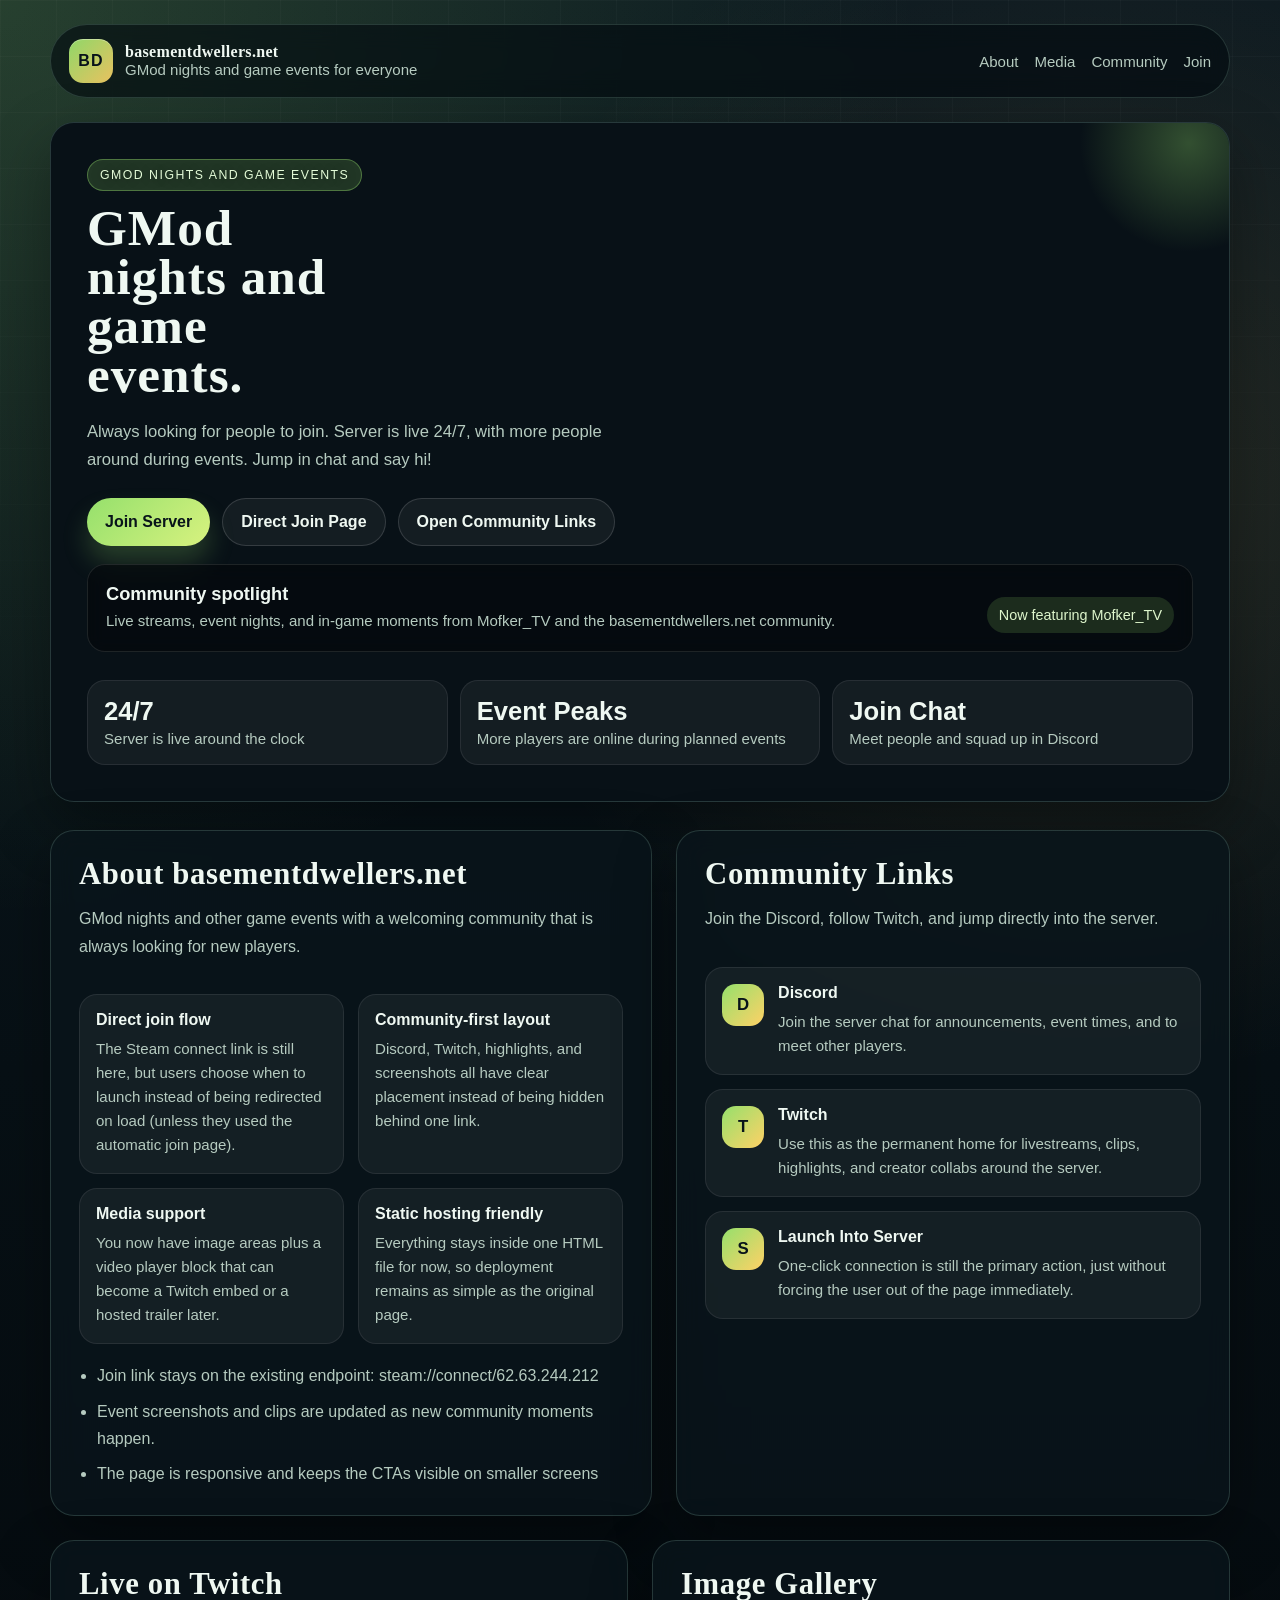
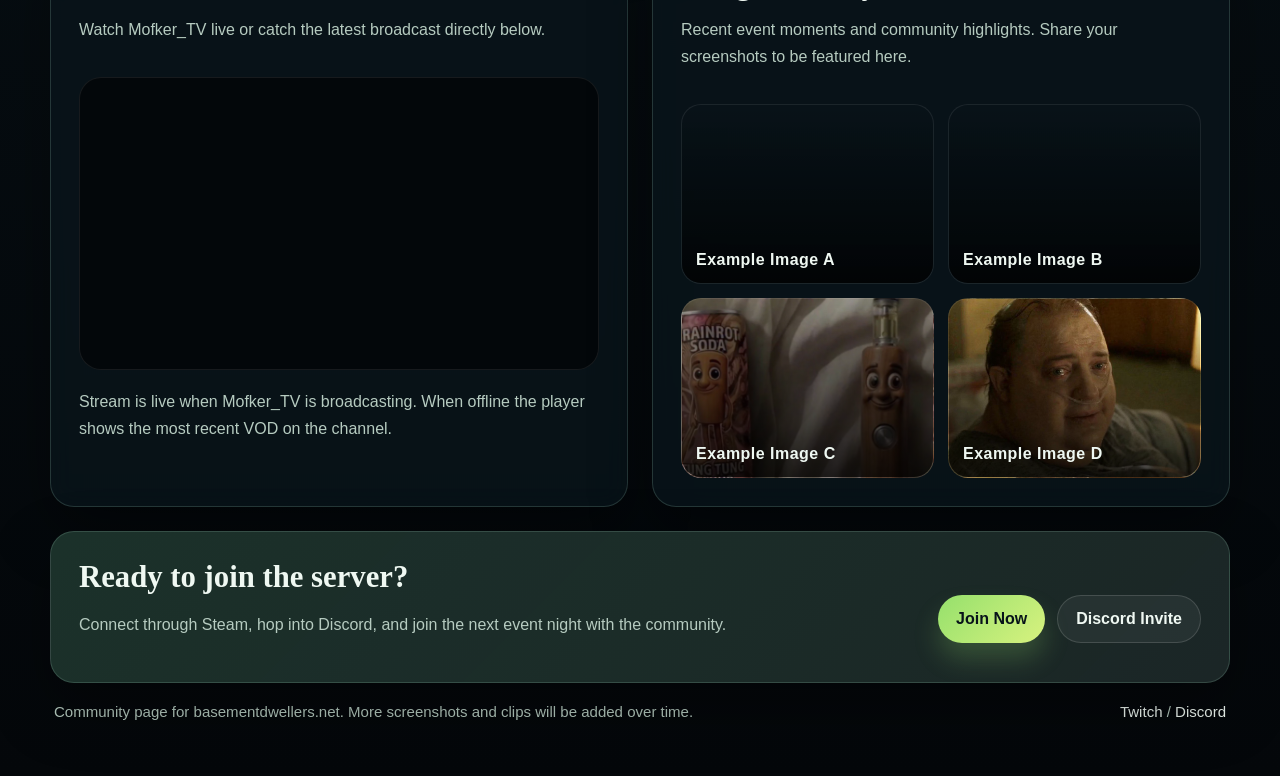
<file: index.html>
<!DOCTYPE html>
<html lang="en">
<head>
  <meta charset="UTF-8">
  <meta name="viewport" content="width=device-width, initial-scale=1.0">
  <title>basementdwellers.net</title>
  <meta name="description" content="Join the community, catch live Twitch moments, and launch straight into the Garry's Mod server.">
  <link rel="stylesheet" href="assets/css/styles.css">
</head>
<body>
  <div class="page-shell">
    <header class="topbar fade-up">
      <div class="brand">
        <div class="brand-mark">BD</div>
        <div class="brand-copy">
          <strong>basementdwellers.net</strong>
          <span>GMod nights and game events for everyone</span>
        </div>
      </div>
      <nav class="nav-links" aria-label="Primary">
        <a href="#about">About</a>
        <a href="#media">Media</a>
        <a href="#community">Community</a>
        <a href="#join">Join</a>
      </nav>
    </header>

    <main>
      <section class="hero">
        <div class="hero-copy fade-up delay-1">
          <div class="eyebrow">GMod nights and game events</div>
          <h1>GMod nights and game events.</h1>
          <p>Always looking for people to join. Server is live 24/7, with more people around during events. Jump in chat and say hi!</p>
          <div class="hero-actions">
            <a class="button" href="steam://connect/62.63.244.212">Join Server</a>
            <a class="button-secondary" href="join.html">Direct Join Page</a>
            <a class="button-secondary" href="#community">Open Community Links</a>
          </div>
          <div class="overlay-card">
            <div>
              <strong>Community spotlight</strong>
              <span>Live streams, event nights, and in-game moments from Mofker_TV and the basementdwellers.net community.</span>
            </div>
            <div class="status-pill">Now featuring Mofker_TV</div>
          </div>
          <div class="hero-stats" aria-label="Community highlights">
            <div class="stat">
              <strong>24/7</strong>
              <span>Server is live around the clock</span>
            </div>
            <div class="stat">
              <strong>Event Peaks</strong>
              <span>More players are online during planned events</span>
            </div>
            <div class="stat">
              <strong>Join Chat</strong>
              <span>Meet people and squad up in Discord</span>
            </div>
          </div>
        </div>
      </section>

      <section class="content-grid" id="about">
        <article class="section-card fade-up delay-1">
          <div class="section-heading">
            <div>
              <h2>About basementdwellers.net</h2>
              <p>GMod nights and other game events with a welcoming community that is always looking for new players.</p>
            </div>
          </div>
          <div class="feature-grid">
            <div class="feature">
              <strong>Direct join flow</strong>
              <span>The Steam connect link is still here, but users choose when to launch instead of being redirected on load (unless they used the automatic join page).</span>
            </div>
            <div class="feature">
              <strong>Community-first layout</strong>
              <span>Discord, Twitch, highlights, and screenshots all have clear placement instead of being hidden behind one link.</span>
            </div>
            <div class="feature">
              <strong>Media support</strong>
              <span>You now have image areas plus a video player block that can become a Twitch embed or a hosted trailer later.</span>
            </div>
            <div class="feature">
              <strong>Static hosting friendly</strong>
              <span>Everything stays inside one HTML file for now, so deployment remains as simple as the original page.</span>
            </div>
          </div>
          <ul class="server-list">
            <li>Join link stays on the existing endpoint: <a href="steam://connect/62.63.244.212">steam://connect/62.63.244.212</a></li>
            <li>Event screenshots and clips are updated as new community moments happen.</li>
            <li>The page is responsive and keeps the CTAs visible on smaller screens</li>
          </ul>
        </article>

        <aside class="community-card fade-up delay-2" id="community">
          <div class="section-heading">
            <div>
              <h2>Community Links</h2>
              <p>Join the Discord, follow Twitch, and jump directly into the server.</p>
            </div>
          </div>
          <div class="social-stack">
            <a class="social-link" href="https://discord.gg/y4b2M4w" target="_blank" rel="noreferrer noopener">
              <div class="social-icon">D</div>
              <div>
                <strong>Discord</strong>
                <span>Join the server chat for announcements, event times, and to meet other players.</span>
              </div>
            </a>
            <a class="social-link" href="https://www.twitch.tv/mofker_tv" target="_blank" rel="noreferrer noopener">
              <div class="social-icon">T</div>
              <div>
                <strong>Twitch</strong>
                <span>Use this as the permanent home for livestreams, clips, highlights, and creator collabs around the server.</span>
              </div>
            </a>
            <a class="social-link" href="steam://connect/62.63.244.212">
              <div class="social-icon">S</div>
              <div>
                <strong>Launch Into Server</strong>
                <span>One-click connection is still the primary action, just without forcing the user out of the page immediately.</span>
              </div>
            </a>
          </div>
        </aside>
      </section>

      <section class="media-grid" id="media">
        <article class="video-card fade-up delay-1">
          <div class="section-heading">
            <div>
              <h2>Live on Twitch</h2>
              <p>Watch Mofker_TV live or catch the latest broadcast directly below.</p>
            </div>
          </div>
          <div class="video-frame" aria-label="Mofker_TV Twitch player">
            <iframe
              src="https://player.twitch.tv/?channel=mofker_tv&parent=basementdwellers.net&parent=mofker.github.io&parent=localhost&parent=127.0.0.1"
              allowfullscreen
              scrolling="no">
            </iframe>
          </div>
          <div class="video-copy">
            <p>
              Stream is live when Mofker_TV is broadcasting. When offline the player shows the most recent VOD on the channel.
            </p>
          </div>
        </article>

        <aside class="gallery-card fade-up delay-2">
          <div class="section-heading">
            <div>
              <h2>Image Gallery</h2>
              <p>Recent event moments and community highlights. Share your screenshots to be featured here.</p>
            </div>
          </div>
          <div class="gallery-grid" aria-label="Community gallery">
            <div class="gallery-item gallery-a"><span>Example Image A</span></div>
            <div class="gallery-item gallery-b"><span>Example Image B</span></div>
            <div class="gallery-item gallery-c"><span>Example Image C</span></div>
            <div class="gallery-item gallery-d"><span>Example Image D</span></div>
          </div>
        </aside>
      </section>

      <section class="cta-banner fade-up delay-3" id="join">
        <div>
          <h2>Ready to join the server?</h2>
          <p>Connect through Steam, hop into Discord, and join the next event night with the community.</p>
        </div>
        <div class="hero-actions">
          <a class="button" href="steam://connect/62.63.244.212">Join Now</a>
          <a class="button-secondary" href="https://discord.gg/y4b2M4w" target="_blank" rel="noreferrer noopener">Discord Invite</a>
        </div>
      </section>
    </main>

    <footer class="footer-row">
      <span>Community page for basementdwellers.net. More screenshots and clips will be added over time.</span>
      <span><a href="https://www.twitch.tv/mofker_tv" target="_blank" rel="noreferrer noopener">Twitch</a> / <a href="https://discord.gg/y4b2M4w" target="_blank" rel="noreferrer noopener">Discord</a></span>
    </footer>
  </div>
  <script src="images.config.js"></script>
</body>
</html>
</file>
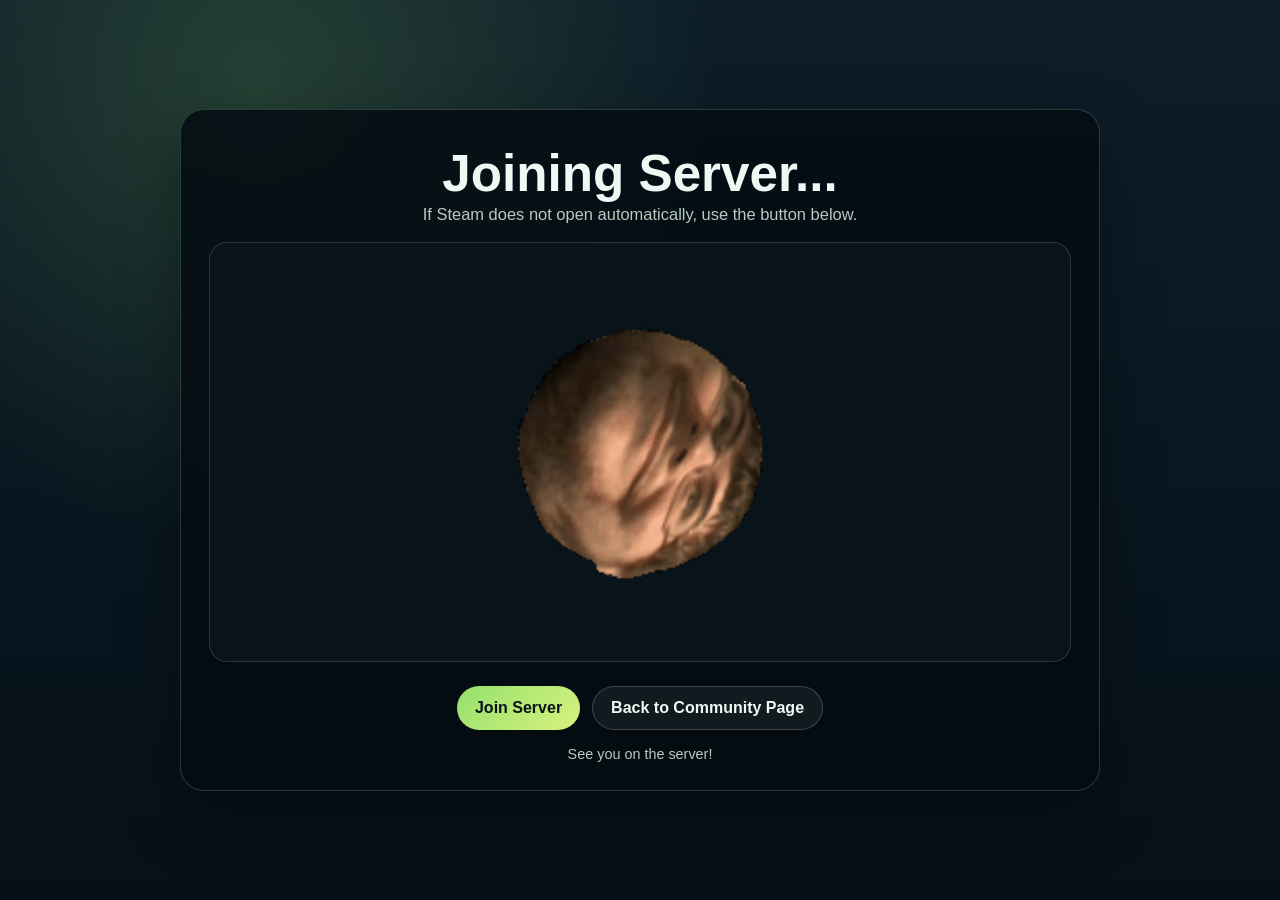
<file: join.html>
<!DOCTYPE html>
<html lang="en">
<head>
  <meta charset="UTF-8">
  <meta name="viewport" content="width=device-width, initial-scale=1.0">
  <title>Join Server | basementdwellers.net</title>
  <meta name="description" content="Direct join page for basementdwellers.net Garry's Mod server.">
  <meta http-equiv="refresh" content="1; url=steam://connect/62.63.244.212">
  <link rel="stylesheet" href="assets/css/join.css">
</head>
<body>
  <main class="join-shell" aria-live="polite">
    <h1>Joining Server...</h1>
    <p class="subtitle">If Steam does not open automatically, use the button below.</p>

    <img
      class="join-gif"
      src="assets/media/MajoraSpin.gif"
      alt="Custom join animation"
    >

    <div class="actions">
      <a class="button" href="steam://connect/62.63.244.212">Join Server</a>
      <a class="button-secondary" href="index.html">Back to Community Page</a>
    </div>

    <p class="hint">See you on the server!</p>
  </main>

  <script src="images.config.js"></script>
  <script>
    setTimeout(function () {
      window.location.href = "steam://connect/62.63.244.212";
    }, 900);
  </script>
</body>
</html>
</file>
<file: assets/css/styles.css>
:root {
  --bg: #08131a;
  --bg-alt: #10202b;
  --panel: rgba(9, 21, 28, 0.78);
  --panel-strong: rgba(11, 27, 36, 0.94);
  --line: rgba(154, 203, 183, 0.2);
  --text: #eff8f2;
  --muted: #b6cbc0;
  --accent: #95e06c;
  --accent-deep: #4a9b3c;
  --accent-warm: #ffd166;
  --shadow: 0 24px 60px rgba(0, 0, 0, 0.35);
  --radius: 24px;
  --radius-sm: 16px;
  --max-width: 1180px;
  --heading: Georgia, "Times New Roman", serif;
  --body: "Trebuchet MS", "Segoe UI", sans-serif;
}

* {
  box-sizing: border-box;
}

html {
  scroll-behavior: smooth;
}

body {
  margin: 0;
  min-height: 100vh;
  font-family: var(--body);
  color: var(--text);
  background:
    radial-gradient(circle at top left, rgba(149, 224, 108, 0.2), transparent 34%),
    radial-gradient(circle at 85% 20%, rgba(255, 209, 102, 0.12), transparent 28%),
    linear-gradient(180deg, #0b1820 0%, #071015 45%, #04070a 100%);
}

body::before {
  content: "";
  position: fixed;
  inset: 0;
  background-image:
    linear-gradient(rgba(255, 255, 255, 0.03) 1px, transparent 1px),
    linear-gradient(90deg, rgba(255, 255, 255, 0.03) 1px, transparent 1px);
  background-size: 56px 56px;
  mask-image: linear-gradient(180deg, rgba(0, 0, 0, 0.8), transparent 92%);
  pointer-events: none;
}

a {
  color: inherit;
  text-decoration: none;
}

img,
video,
iframe {
  display: block;
  max-width: 100%;
  border: 0;
}

.page-shell {
  position: relative;
  width: min(calc(100% - 32px), var(--max-width));
  margin: 0 auto;
  padding: 24px 0 56px;
}

.topbar {
  display: flex;
  align-items: center;
  justify-content: space-between;
  gap: 16px;
  padding: 14px 18px;
  margin-bottom: 24px;
  border: 1px solid var(--line);
  border-radius: 999px;
  background: rgba(3, 11, 15, 0.62);
  backdrop-filter: blur(12px);
}

.brand {
  display: flex;
  align-items: center;
  gap: 12px;
  min-width: 0;
}

.brand-mark {
  width: 44px;
  height: 44px;
  border-radius: 14px;
  background:
    linear-gradient(135deg, rgba(149, 224, 108, 0.95), rgba(255, 209, 102, 0.9)),
    #1f3424;
  color: #08131a;
  display: grid;
  place-items: center;
  font-weight: 700;
  letter-spacing: 0.08em;
  box-shadow: inset 0 1px 0 rgba(255, 255, 255, 0.35);
}

.brand-copy strong,
.section-heading h2,
.hero-copy h1 {
  font-family: var(--heading);
  font-weight: 700;
  letter-spacing: 0.02em;
}

.brand-copy strong {
  display: block;
  font-size: 1rem;
}

.brand-copy span,
.nav-links a,
.eyebrow,
.stat span,
.card-meta,
.embed-note,
.footer-row span {
  color: var(--muted);
  font-size: 0.94rem;
}

.nav-links {
  display: flex;
  align-items: center;
  flex-wrap: wrap;
  justify-content: flex-end;
  gap: 16px;
}

.nav-links a {
  transition: color 160ms ease, transform 160ms ease;
}

.nav-links a:hover,
.nav-links a:focus-visible {
  color: var(--text);
  transform: translateY(-1px);
}

.hero {
  display: grid;
  grid-template-columns: 1fr;
  gap: 24px;
  align-items: stretch;
  margin-bottom: 28px;
}

.hero-copy,
.section-card,
.community-card,
.video-card,
.gallery-card,
.cta-banner {
  border: 1px solid var(--line);
  border-radius: var(--radius);
  background: var(--panel);
  backdrop-filter: blur(12px);
  box-shadow: var(--shadow);
}

.hero-copy {
  padding: 36px;
  position: relative;
  overflow: hidden;
  min-height: 430px;
  background-color: #0a141b;
  background-image: url("https://static-cdn.jtvnw.net/jtv_user_pictures/f839243d-8581-4160-9df4-5a21f1bd6b10-profile_banner-480.png");
  background-size: cover;
  background-repeat: no-repeat;
  background-position: 20% top;
}

.hero-copy > * {
  position: relative;
  z-index: 1;
}

.hero-copy::before {
  content: "";
  position: absolute;
  inset: 0;
  background: rgba(6, 14, 18, 0.38);
  pointer-events: none;
  z-index: 0;
}

.hero-copy::after {
  content: "";
  position: absolute;
  width: 220px;
  height: 220px;
  right: -70px;
  top: -90px;
  border-radius: 50%;
  background: radial-gradient(circle, rgba(149, 224, 108, 0.3), transparent 70%);
  pointer-events: none;
  z-index: 0;
}

.eyebrow {
  display: inline-flex;
  align-items: center;
  gap: 8px;
  margin-bottom: 12px;
  padding: 8px 12px;
  border: 1px solid rgba(149, 224, 108, 0.38);
  border-radius: 999px;
  background: rgba(149, 224, 108, 0.18);
  color: rgba(232, 255, 219, 0.98);
  text-shadow: 0 1px 10px rgba(0, 0, 0, 0.35);
  text-transform: uppercase;
  letter-spacing: 0.12em;
  font-size: 0.77rem;
}

.hero-copy h1 {
  margin: 0;
  font-size: clamp(2.7rem, 4vw, 4.8rem);
  line-height: 0.96;
  max-width: 10ch;
}

.hero-copy p {
  margin: 18px 0 0;
  max-width: 56ch;
  color: var(--muted);
  font-size: 1.04rem;
  line-height: 1.7;
}

.hero-actions {
  display: flex;
  flex-wrap: wrap;
  gap: 12px;
  margin-top: 24px;
}

.button,
.button-secondary {
  display: inline-flex;
  align-items: center;
  justify-content: center;
  gap: 10px;
  padding: 14px 18px;
  border-radius: 999px;
  font-weight: 700;
  transition: transform 180ms ease, border-color 180ms ease, background 180ms ease;
}

.button {
  background: linear-gradient(135deg, var(--accent), #d8f27f);
  color: #08131a;
  box-shadow: 0 16px 26px rgba(149, 224, 108, 0.22);
}

.button-secondary {
  border: 1px solid rgba(255, 255, 255, 0.14);
  background: rgba(255, 255, 255, 0.05);
}

.button:hover,
.button:focus-visible,
.button-secondary:hover,
.button-secondary:focus-visible,
.social-link:hover,
.social-link:focus-visible {
  transform: translateY(-2px);
}

.hero-stats {
  display: grid;
  grid-template-columns: repeat(3, minmax(0, 1fr));
  gap: 12px;
  margin-top: 28px;
}

.stat {
  padding: 16px;
  border-radius: 18px;
  background: rgba(255, 255, 255, 0.05);
  border: 1px solid rgba(255, 255, 255, 0.08);
}

.stat strong {
  display: block;
  font-size: 1.6rem;
  margin-bottom: 4px;
}

.hero-copy .overlay-card {
  display: flex;
  justify-content: space-between;
  gap: 16px;
  align-items: end;
  margin-top: 18px;
  padding: 18px;
  border-radius: 18px;
  background: rgba(4, 7, 10, 0.6);
  border: 1px solid rgba(255, 255, 255, 0.1);
  backdrop-filter: blur(8px);
}

.overlay-card strong {
  display: block;
  font-size: 1.14rem;
  margin-bottom: 5px;
}

.overlay-card span {
  color: var(--muted);
  font-size: 0.94rem;
  line-height: 1.5;
}

.status-pill {
  white-space: nowrap;
  padding: 10px 12px;
  border-radius: 999px;
  background: rgba(149, 224, 108, 0.16);
  color: #dff7cd;
  font-size: 0.9rem;
}

.content-grid {
  display: grid;
  grid-template-columns: minmax(0, 1fr) minmax(300px, 0.92fr);
  gap: 24px;
  margin-bottom: 24px;
}

.section-card,
.community-card,
.video-card,
.gallery-card,
.cta-banner {
  padding: 28px;
}

.section-heading {
  display: flex;
  align-items: end;
  justify-content: space-between;
  gap: 12px;
  margin-bottom: 18px;
}

.section-heading h2 {
  margin: 0;
  font-size: clamp(1.7rem, 2.4vw, 2.5rem);
  line-height: 1;
}

.section-heading p,
.community-card p,
.video-copy p,
.cta-banner p,
.server-list li {
  color: var(--muted);
  line-height: 1.7;
}

.feature-grid {
  display: grid;
  grid-template-columns: repeat(2, minmax(0, 1fr));
  gap: 14px;
}

.feature {
  padding: 16px;
  border-radius: 18px;
  background: rgba(255, 255, 255, 0.05);
  border: 1px solid rgba(255, 255, 255, 0.08);
}

.feature strong,
.social-link strong {
  display: block;
  margin-bottom: 8px;
  font-size: 1rem;
}

.feature span,
.social-link span {
  color: var(--muted);
  font-size: 0.94rem;
  line-height: 1.6;
}

.server-list {
  margin: 18px 0 0;
  padding-left: 18px;
}

.server-list li + li {
  margin-top: 8px;
}

.social-stack {
  display: grid;
  gap: 14px;
  margin-top: 18px;
}

.social-link {
  display: flex;
  gap: 14px;
  align-items: flex-start;
  padding: 16px;
  border-radius: 18px;
  border: 1px solid rgba(255, 255, 255, 0.08);
  background: rgba(255, 255, 255, 0.05);
  transition: transform 180ms ease, border-color 180ms ease;
}

.social-link:hover,
.social-link:focus-visible {
  border-color: rgba(149, 224, 108, 0.35);
}

.social-icon {
  flex: 0 0 42px;
  width: 42px;
  height: 42px;
  border-radius: 14px;
  display: grid;
  place-items: center;
  font-size: 1.05rem;
  font-weight: 700;
  color: #08131a;
  background: linear-gradient(135deg, var(--accent), var(--accent-warm));
}

.media-grid {
  display: grid;
  grid-template-columns: minmax(0, 1fr) minmax(0, 1fr);
  gap: 24px;
  margin-bottom: 24px;
}

.video-frame {
  overflow: hidden;
  border-radius: 22px;
  border: 1px solid rgba(255, 255, 255, 0.08);
  background: #03070a;
  aspect-ratio: 16 / 9;
}

.video-frame video,
.video-frame iframe {
  width: 100%;
  height: 100%;
  object-fit: cover;
}

.video-copy {
  margin-top: 18px;
}

.embed-note {
  margin-top: 12px;
  padding: 12px 14px;
  border-radius: 14px;
  background: rgba(255, 209, 102, 0.09);
  border: 1px solid rgba(255, 209, 102, 0.18);
}

.gallery-grid {
  display: grid;
  grid-template-columns: repeat(2, minmax(0, 1fr));
  gap: 14px;
}

.gallery-item {
  position: relative;
  min-height: 180px;
  overflow: hidden;
  border-radius: 20px;
  border: 1px solid rgba(255, 255, 255, 0.08);
  background-size: cover;
  background-position: center;
}

.gallery-item::after {
  content: "";
  position: absolute;
  inset: 0;
  background: linear-gradient(180deg, transparent, rgba(0, 0, 0, 0.76));
}

.gallery-item span {
  position: absolute;
  left: 14px;
  bottom: 14px;
  z-index: 1;
  font-weight: 700;
  letter-spacing: 0.03em;
}

.gallery-a {
  background-image: url("data:image/svg+xml,%3Csvg xmlns='http://www.w3.org/2000/svg' viewBox='0 0 800 560'%3E%3Crect width='800' height='560' fill='%230a141b'/%3E%3Ccircle cx='150' cy='120' r='88' fill='%2395e06c' fill-opacity='.18'/%3E%3Cpath d='M0 410 L180 280 L330 400 L500 220 L800 420 L800 560 L0 560 Z' fill='%2317261f'/%3E%3Ctext x='36' y='80' fill='%23eff8f2' font-size='34' font-family='Georgia, serif'%3EExample%3C/text%3E%3C/svg%3E");
}

.gallery-b {
  background-image: url("data:image/svg+xml,%3Csvg xmlns='http://www.w3.org/2000/svg' viewBox='0 0 800 560'%3E%3Crect width='800' height='560' fill='%230c1720'/%3E%3Crect x='0' y='330' width='800' height='230' fill='%23111d27'/%3E%3Ccircle cx='655' cy='115' r='98' fill='%23ffd166' fill-opacity='.16'/%3E%3Ctext x='36' y='80' fill='%23eff8f2' font-size='34' font-family='Georgia, serif'%3EExample%3C/text%3E%3C/svg%3E");
}

.gallery-c {
  background-image: url("data:image/svg+xml,%3Csvg xmlns='http://www.w3.org/2000/svg' viewBox='0 0 800 560'%3E%3Crect width='800' height='560' fill='%2309151c'/%3E%3Cpath d='M0 290 C150 250 270 320 410 290 C550 260 690 200 800 240 L800 560 L0 560 Z' fill='%23152a2f'/%3E%3Ccircle cx='225' cy='120' r='110' fill='%2395e06c' fill-opacity='.14'/%3E%3Ctext x='36' y='80' fill='%23eff8f2' font-size='34' font-family='Georgia, serif'%3EExample%3C/text%3E%3C/svg%3E");
}

.gallery-d {
  background-image: url("data:image/svg+xml,%3Csvg xmlns='http://www.w3.org/2000/svg' viewBox='0 0 800 560'%3E%3Crect width='800' height='560' fill='%23091217'/%3E%3Ccircle cx='585' cy='120' r='110' fill='%23ffd166' fill-opacity='.14'/%3E%3Cpath d='M0 390 L140 300 L290 338 L460 230 L800 390 L800 560 L0 560 Z' fill='%23111f28'/%3E%3Ctext x='36' y='80' fill='%23eff8f2' font-size='34' font-family='Georgia, serif'%3EExample%3C/text%3E%3C/svg%3E");
}

.cta-banner {
  display: grid;
  grid-template-columns: minmax(0, 1fr) auto;
  gap: 18px;
  align-items: center;
  background:
    linear-gradient(135deg, rgba(149, 224, 108, 0.12), rgba(255, 209, 102, 0.07)),
    var(--panel-strong);
}

.cta-banner h2 {
  margin: 0 0 10px;
  font-family: var(--heading);
  font-size: clamp(1.8rem, 2.4vw, 2.8rem);
}

.footer-row {
  display: flex;
  justify-content: space-between;
  gap: 16px;
  flex-wrap: wrap;
  margin-top: 20px;
  padding: 0 4px;
}

.footer-row a {
  color: var(--text);
}

.fade-up {
  opacity: 0;
  transform: translateY(24px);
  animation: fade-up 720ms ease forwards;
}

.fade-up.delay-1 {
  animation-delay: 90ms;
}

.fade-up.delay-2 {
  animation-delay: 180ms;
}

.fade-up.delay-3 {
  animation-delay: 270ms;
}

@keyframes fade-up {
  to {
    opacity: 1;
    transform: translateY(0);
  }
}

@media (max-width: 980px) {
  .hero,
  .content-grid,
  .media-grid,
  .cta-banner {
    grid-template-columns: 1fr;
  }

  .topbar {
    border-radius: 28px;
  }

  .hero-copy,
  .section-card,
  .community-card,
  .video-card,
  .gallery-card,
  .cta-banner {
    padding: 24px;
  }
}

@media (max-width: 720px) {
  .page-shell {
    width: min(calc(100% - 20px), var(--max-width));
    padding-top: 14px;
  }

  .topbar,
  .section-heading,
  .hero-copy .overlay-card,
  .footer-row {
    flex-direction: column;
    align-items: flex-start;
  }

  .nav-links {
    justify-content: flex-start;
  }

  .hero-stats,
  .feature-grid,
  .gallery-grid {
    grid-template-columns: 1fr;
  }

  .hero-copy h1 {
    max-width: none;
  }
}
</file>
<file: assets/css/join.css>
:root {
  --bg: #061018;
  --bg-alt: #0d1e29;
  --line: rgba(154, 203, 183, 0.24);
  --text: #eff8f2;
  --muted: #b6cbc0;
  --accent: #95e06c;
}

* {
  box-sizing: border-box;
}

body {
  margin: 0;
  min-height: 100vh;
  font-family: "Trebuchet MS", "Segoe UI", sans-serif;
  color: var(--text);
  background:
    radial-gradient(circle at 20% 10%, rgba(149, 224, 108, 0.18), transparent 35%),
    linear-gradient(180deg, var(--bg-alt) 0%, var(--bg) 100%);
  display: grid;
  place-items: center;
  padding: 20px;
}

.join-shell {
  width: min(920px, 100%);
  border: 1px solid var(--line);
  border-radius: 24px;
  background: rgba(4, 12, 18, 0.86);
  box-shadow: 0 24px 60px rgba(0, 0, 0, 0.35);
  padding: 28px;
  text-align: center;
}

.eyebrow {
  margin: 0;
  color: var(--muted);
  text-transform: uppercase;
  letter-spacing: 0.12em;
  font-size: 0.76rem;
}

h1 {
  margin: 10px 0 6px;
  font-size: clamp(2rem, 4vw, 3.2rem);
  line-height: 1;
}

.subtitle {
  margin: 0 0 18px;
  color: var(--muted);
  font-size: 1.03rem;
}

.join-gif {
  width: 100%;
  max-height: 420px;
  object-fit: contain;
  border-radius: 18px;
  border: 1px solid rgba(255, 255, 255, 0.14);
  background: #08131a;
}

.actions {
  display: flex;
  gap: 12px;
  justify-content: center;
  flex-wrap: wrap;
  margin-top: 20px;
}

.button,
.button-secondary {
  display: inline-flex;
  align-items: center;
  justify-content: center;
  padding: 12px 18px;
  border-radius: 999px;
  text-decoration: none;
  font-weight: 700;
}

.button {
  color: #08131a;
  background: linear-gradient(135deg, var(--accent), #d8f27f);
}

.button-secondary {
  color: var(--text);
  border: 1px solid rgba(255, 255, 255, 0.18);
  background: rgba(255, 255, 255, 0.06);
}

.hint {
  margin: 16px 0 0;
  color: var(--muted);
  font-size: 0.9rem;
}
</file>
